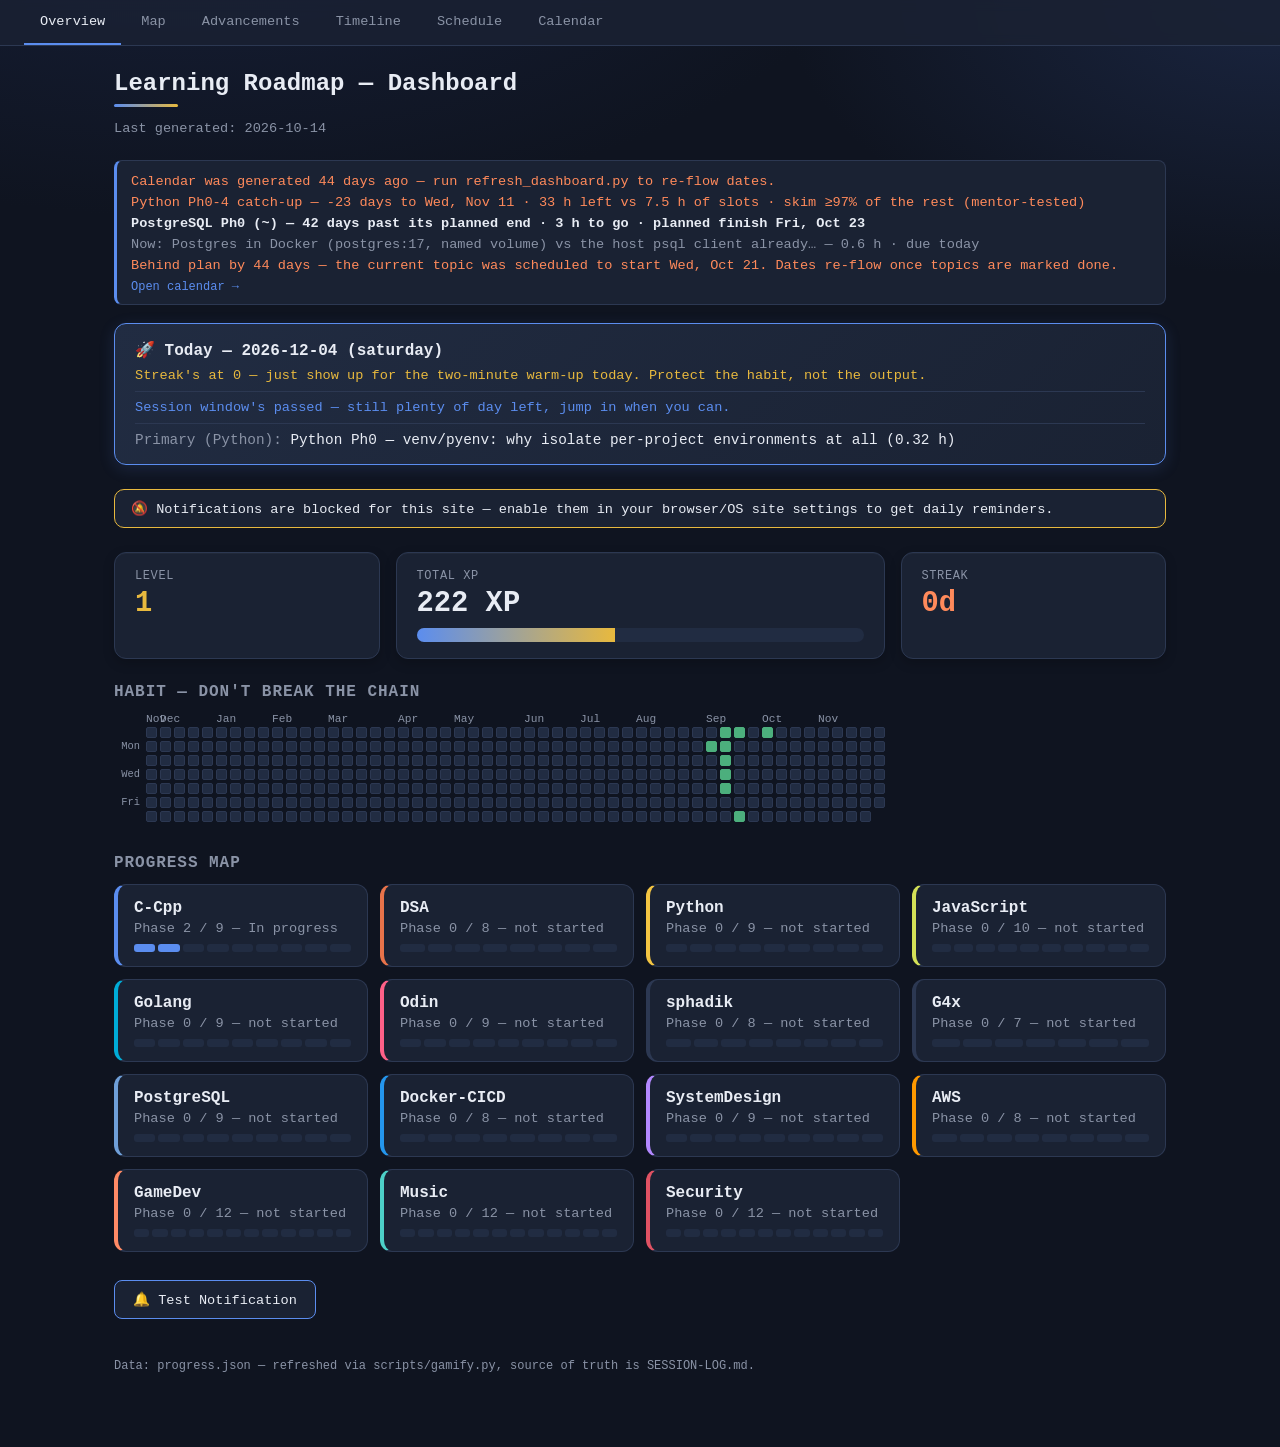
<file: index.html>
<!doctype html>
<html lang="en">
<head>
<meta charset="utf-8">
<meta name="viewport" content="width=device-width, initial-scale=1">
<title>Learning Roadmap — Dashboard</title>
<link rel="stylesheet" href="style.css">
<link rel="manifest" href="manifest.json">
<meta name="theme-color" content="#0f1420">
<link rel="apple-touch-icon" href="icons/icon-192.png">
<link rel="icon" href="data:image/svg+xml,<svg xmlns=%27http://www.w3.org/2000/svg%27 viewBox=%270 0 100 100%27><text y=%27.9em%27 font-size=%2790%27>%F0%9F%8E%AE</text></svg>">
</head>
<body>
  <main>
    <h1>Learning Roadmap — Dashboard</h1>
    <div class="sub" id="generated">loading…</div>

    <div class="cal-banner" id="cal-banner" hidden></div>
    <div class="today-card" id="today-card" hidden></div>
    <div class="notif-banner" id="notif-banner" hidden></div>

    <div class="top">
      <div class="card">
        <div class="label">Level</div>
        <div class="value level-value" id="level">—</div>
      </div>
      <div class="card" style="flex: 2;">
        <div class="label">Total XP</div>
        <div class="value" id="xp">—</div>
        <div class="xp-bar-wrap"><div class="xp-bar" id="xp-bar" style="width:0%"></div></div>
      </div>
      <div class="card">
        <div class="label">Streak</div>
        <div class="value streak-value" id="streak">—</div>
      </div>
    </div>

    <section>
      <h2>Habit — Don't Break the Chain</h2>
      <div class="heatmap-wrap">
        <div class="heatmap-row">
          <div class="heatmap-daycol-spacer"></div>
          <div class="heatmap-months" id="heatmap-months"></div>
        </div>
        <div class="heatmap-row">
          <div class="heatmap-daycol">
            <div class="heatmap-daylabel"></div>
            <div class="heatmap-daylabel">Mon</div>
            <div class="heatmap-daylabel"></div>
            <div class="heatmap-daylabel">Wed</div>
            <div class="heatmap-daylabel"></div>
            <div class="heatmap-daylabel">Fri</div>
            <div class="heatmap-daylabel"></div>
          </div>
          <div class="heatmap" id="heatmap"></div>
        </div>
      </div>
    </section>

    <section>
      <h2>Progress Map</h2>
      <div class="map-grid" id="map"></div>
    </section>

    <section class="notif-test">
      <button id="test-notif-btn">🔔 Test Notification</button>
      <div class="notif-status" id="notif-status"></div>
    </section>

    <footer id="footer"></footer>
  </main>

  <script src="nav.js"></script>
  <script src="phase-modal.js"></script>
  <script src="calendar.js"></script>
  <script>renderCalendarBanner(document.getElementById("cal-banner"));</script>
  <script>
    renderNav("index.html");

    function render(data) {
      document.getElementById("generated").textContent = "Last generated: " + data.generated;
      document.getElementById("level").textContent = data.level;
      document.getElementById("xp").textContent = data.total_xp + " XP";
      document.getElementById("streak").textContent = data.streak.current + "d";

      const xpIntoLevel = data.total_xp % 500;
      document.getElementById("xp-bar").style.width = (xpIntoLevel / 500 * 100) + "%";

      const map = document.getElementById("map");
      map.innerHTML = "";
      for (const [subject, info] of Object.entries(data.subjects)) {
        const card = document.createElement("div");
        card.className = "subject-card" + (info.finished ? " finished" : "");
        card.dataset.subject = subject; card.dataset.phase = Math.min(info.phase, info.max_phase);
        card.title = "Open current phase syllabus";
        card.style.setProperty("--subject-color", SUBJECT_COLOR[subject] || "var(--border)");
        const dots = Array.from({ length: info.max_phase }, (_, i) => {
          const filled = i < info.phase;
          const cls = info.finished ? "finished" : filled ? "filled" : "";
          return `<div class="phase-dot ${cls}" data-subject="${subject}" data-phase="${i}" title="Phase ${i}"></div>`;
        }).join("");
        card.innerHTML = `
          <div class="subject-name">${subject} ${info.finished ? '<span class="check">✓</span>' : ""}</div>
          <div class="subject-phase">Phase ${info.phase} / ${info.max_phase} — ${info.status}</div>
          <div class="phase-track">${dots}</div>
        `;
        map.appendChild(card);
      }

      renderHeatmap(data.streak.active_dates);

      document.getElementById("footer").textContent =
        "Data: progress.json — refreshed via scripts/gamify.py, source of truth is SESSION-LOG.md.";
    }

    let lastActiveDates = [];

    // toISOString() converts to UTC — a local midnight Date in any timezone ahead
    // of UTC (e.g. IST, +5:30) rolls back to the previous day once converted. Build
    // the ISO string from local y/m/d components instead, everywhere "today" or a
    // calendar-grid date needs to become a plain YYYY-MM-DD string.
    function isoLocal(d) {
      const y = d.getFullYear();
      const m = String(d.getMonth() + 1).padStart(2, "0");
      const day = String(d.getDate()).padStart(2, "0");
      return `${y}-${m}-${day}`;
    }

    const MONTH_SHORT = ["Jan", "Feb", "Mar", "Apr", "May", "Jun",
                         "Jul", "Aug", "Sep", "Oct", "Nov", "Dec"];
    // Must match .heatmap-daycol-spacer/.heatmap-daycol's width + margin-right in
    // style.css — the day-label column now shares the row the grid measures against.
    const DAYCOL_WIDTH = 32;

    function renderHeatmap(activeDates) {
      if (activeDates) lastActiveDates = activeDates;
      const active = new Set(lastActiveDates);
      const el = document.getElementById("heatmap");
      const wrap = el.closest(".heatmap-wrap");
      el.innerHTML = "";

      // Fill the available width: wider on desktop (more weeks of history), fewer
      // weeks on a narrow phone screen instead of a fixed count either way.
      const CELL = 11, GAP = 3;
      const weeksFit = Math.floor((wrap.clientWidth - DAYCOL_WIDTH + GAP) / (CELL + GAP));
      const WEEKS = Math.max(8, Math.min(53, weeksFit));

      const today = new Date();
      today.setHours(0, 0, 0, 0);
      // The old version picked a start, THEN re-aligned it back to the preceding
      // Sunday without extending the span to compensate — that realignment silently
      // shortened the visible end by however many days it shifted, so the grid
      // could end days before today (today's own column, and everything after it,
      // just never got generated at all). Anchor the END instead: the Saturday
      // closing today's own week, then step back a fixed number of full weeks —
      // that start is *always* a Sunday already, no extra realignment needed.
      const weekEnd = new Date(today);
      weekEnd.setDate(weekEnd.getDate() + (6 - today.getDay()));
      const start = new Date(weekEnd);
      start.setDate(start.getDate() - (WEEKS * 7 - 1));

      for (let week = 0; week < WEEKS; week++) {
        const col = document.createElement("div");
        col.className = "heatmap-col";
        for (let day = 0; day < 7; day++) {
          const d = new Date(start);
          d.setDate(d.getDate() + week * 7 + day);
          const iso = isoLocal(d);
          const cell = document.createElement("div");
          const future = d > today;
          cell.className = "heatmap-cell" + (active.has(iso) ? " active" : "") + (future ? " future" : "");
          cell.title = iso + (active.has(iso) ? " — active" : "");
          col.appendChild(cell);
        }
        el.appendChild(col);
      }

      // A month label above the first column where that month appears — same
      // week-start dates the grid itself just used, so they line up by construction.
      const monthsEl = document.getElementById("heatmap-months");
      monthsEl.innerHTML = "";
      let lastMonth = null;
      for (let week = 0; week < WEEKS; week++) {
        const weekStart = new Date(start);
        weekStart.setDate(weekStart.getDate() + week * 7);
        const month = weekStart.getMonth();
        if (month !== lastMonth) {
          lastMonth = month;
          const label = document.createElement("div");
          label.className = "heatmap-month-label";
          label.style.left = (week * (CELL + GAP)) + "px";
          label.textContent = MONTH_SHORT[month];
          monthsEl.appendChild(label);
        }
      }
    }

    const DAY_ICON = { weekday: "🎯", saturday: "🚀", sunday: "🧘" };

    // The deep-work block from the weekly schedule (10:45-13:30, every day type) —
    // used only to pick the urgency framing, not to gate anything.
    const SESSION_START = 10 * 60 + 45;
    const SESSION_END = 13 * 60 + 30;
    const DAY_ALMOST_OVER = 22 * 60;

    function timeOfDayMessage() {
      const now = new Date();
      const nowMin = now.getHours() * 60 + now.getMinutes();
      if (nowMin < SESSION_START) {
        return "Upcoming session at 10:45 — remember to log on.";
      }
      if (nowMin < SESSION_END) {
        return "Session time — hope you've started! Don't forget to push your progress.";
      }
      if (nowMin < DAY_ALMOST_OVER) {
        return "Session window's passed — still plenty of day left, jump in when you can.";
      }
      return "Day's almost done and nothing logged yet — even a 2-minute rep keeps the streak alive.";
    }

    function renderToday(t, activeToday) {
      const card = document.getElementById("today-card");
      if (!t) { card.hidden = true; return; }
      card.hidden = false;

      const lines = [];

      if (activeToday) {
        lines.push(`<div class="today-task">✅ Already logged today — nice. See you tomorrow.</div>`);
      } else {
        if (t.never_miss_twice) {
          lines.push(`<div class="today-nudge">Streak's at 0 — just show up for the
            two-minute warm-up today. Protect the habit, not the output.</div>`);
        }
        lines.push(`<div class="today-nudge today-time">${timeOfDayMessage()}</div>`);
        if (t.day_type === "sunday") {
          lines.push(`<div class="today-task">Retrieval/review day — light material, ${t.primary} or whatever's freshest.</div>`);
        } else {
          lines.push(`<div class="today-task"><span class="today-label">Primary (${t.primary}):</span> ${t.primary_task || "no pending task found"}</div>`);
          if (t.secondary) {
            lines.push(`<div class="today-task"><span class="today-label">Secondary (${t.secondary}):</span> ${t.secondary_task || "no pending task found"}</div>`);
          }
        }
      }

      card.innerHTML = `
        <div class="today-header">${DAY_ICON[t.day_type] || "📌"} Today — ${t.date} (${t.day_type})</div>
        ${lines.join("")}
      `;
    }

    const DAY_TYPE_JS = { 0: "weekday", 1: "weekday", 2: "weekday", 3: "weekday",
                           4: "weekday", 5: "saturday", 6: "sunday" };

    // today.json's own date/day_type is a snapshot only regenerated at session end
    // (can be days stale) — always trust the browser's live clock for "what day is
    // it", never the snapshot's, or a stale Sunday keeps reporting "already logged
    // today" forever once Monday actually arrives.
    function liveToday() {
      const d = new Date();
      d.setHours(0, 0, 0, 0);
      return { date: isoLocal(d), day_type: DAY_TYPE_JS[d.getDay()] };
    }

    let lastToday = null;

    function refreshTodayCard() {
      if (!lastToday) return;
      const live = liveToday();
      const activeToday = lastActiveDates.includes(live.date);
      renderToday({ ...lastToday, date: live.date, day_type: live.day_type }, activeToday);
    }

    function loadAll() {
      return Promise.all([
        loadProgress(),
        fetch("today.json").then((r) => (r.ok ? r.json() : null)).catch(() => null),
      ])
        .then(([progress, today]) => {
          render(progress);
          lastToday = today;
          refreshTodayCard();
        })
        .catch((err) => {
          document.getElementById("generated").textContent = "Failed to load progress.json: " + err;
        });
    }

    loadAll();

    // A tab/PWA left open never re-fetches on its own otherwise — level/XP/streak/
    // heatmap would silently go stale for as long as it stays open, same failure
    // shape as today.json's own staleness bug above. Re-fetch everything, not just
    // re-render the today card's time-of-day framing.
    setInterval(loadAll, 5 * 60 * 1000);

    // Requesting permission only works from a user gesture (a click) — browsers
    // silently ignore/reject a bare requestPermission() call on page load. So the
    // banner below still needs its own "Enable" button; what we CAN do unprompted
    // on load is check the current state and surface a visible banner instead of
    // only offering permission buried in the test button at the bottom.
    async function ensurePermission() {
      if (!("Notification" in window)) return "unsupported";
      let perm = Notification.permission;
      if (perm === "default") perm = await Notification.requestPermission();
      return perm;
    }

    function renderNotifBanner() {
      const banner = document.getElementById("notif-banner");
      if (!("Notification" in window)) { banner.hidden = true; return; }
      const perm = Notification.permission;
      if (perm === "granted") { banner.hidden = true; return; }
      banner.hidden = false;
      if (perm === "denied") {
        banner.innerHTML = `🔕 Notifications are blocked for this site — enable them in your
          browser/OS site settings to get daily reminders.`;
      } else {
        banner.innerHTML = `🔔 Enable notifications to get your daily reminder.
          <button id="notif-enable-btn">Enable</button>`;
        document.getElementById("notif-enable-btn").addEventListener("click", async () => {
          await ensurePermission();
          renderNotifBanner();
        });
      }
    }
    renderNotifBanner();

    // Fires a real local notification through the already-registered service
    // worker — confirms the phone/PWA notification pipeline works on this device
    // before wiring up the real ntfy.sh scheduled push.
    document.getElementById("test-notif-btn").addEventListener("click", async () => {
      const status = document.getElementById("notif-status");
      const perm = await ensurePermission();
      renderNotifBanner();
      if (perm === "unsupported") {
        status.textContent = "This browser doesn't support notifications.";
        return;
      }
      if (perm !== "granted") {
        status.textContent = "Permission denied — enable notifications for this site in your browser/OS settings.";
        return;
      }
      if (!("serviceWorker" in navigator)) {
        status.textContent = "No service worker support — can't show a notification here.";
        return;
      }
      try {
        const reg = await navigator.serviceWorker.ready;
        await reg.showNotification("Learning Roadmap", {
          body: lastToday
            ? `Test ping — today's primary is ${lastToday.primary}.`
            : "Test notification — this is what a real reminder will look like.",
          icon: "icons/icon-192.png",
          badge: "icons/icon-192.png",
        });
        status.textContent = "Sent — check your notification shade.";
      } catch (err) {
        status.textContent = "Failed to show notification: " + err;
      }
    });

    let resizeTimer;
    window.addEventListener("resize", () => {
      clearTimeout(resizeTimer);
      resizeTimer = setTimeout(() => renderHeatmap(), 150);
    });
  </script>
</body>
</html>
</file>
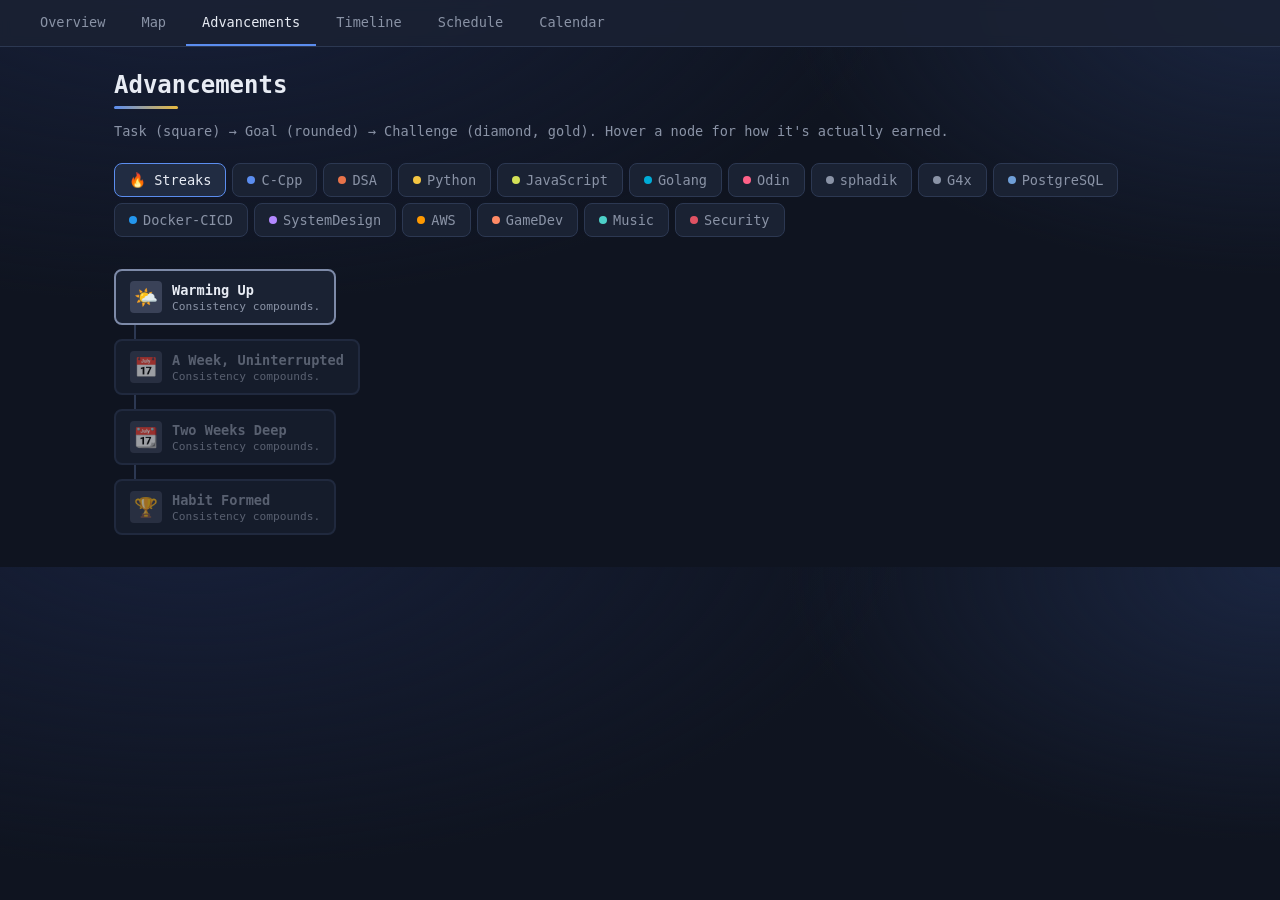
<file: advancements.html>
<!doctype html>
<html lang="en">
<head>
<meta charset="utf-8">
<meta name="viewport" content="width=device-width, initial-scale=1">
<title>Advancements — Learning Roadmap</title>
<link rel="stylesheet" href="style.css">
<link rel="manifest" href="manifest.json">
<meta name="theme-color" content="#0f1420">
<link rel="apple-touch-icon" href="icons/icon-192.png">
<link rel="icon" href="data:image/svg+xml,<svg xmlns=%27http://www.w3.org/2000/svg%27 viewBox=%270 0 100 100%27><text y=%27.9em%27 font-size=%2790%27>%F0%9F%8E%AE</text></svg>">
</head>
<body>
  <main>
    <h1>Advancements</h1>
    <div class="sub">Task (square) → Goal (rounded) → Challenge (diamond, gold).
      Hover a node for how it's actually earned.</div>

    <div class="tab-strip" id="tabs"></div>
    <div id="lane-view"></div>
  </main>

  <script src="nav.js"></script>
  <script>
    renderNav("advancements.html");

    function nodeEl(n) {
      const el = document.createElement("div");
      el.className = `adv-node tier-${n.tier} ${n.earned ? "earned" : "locked"}`;
      el.setAttribute("data-tooltip", n.tooltip);
      el.innerHTML = `
        <div class="icon">${n.icon}</div>
        <div>
          <div class="title">${n.label}</div>
          <div class="detail">${n.flavor}</div>
        </div>
      `;
      return el;
    }

    // A plain sequence (each node has exactly one child) flows straight down with
    // no added indent — indentation is reserved for actual forks (2+ children), so
    // a long linear phase chain (e.g. JavaScript's Ph0-9, no cross-folder jump of
    // its own) doesn't stair-step sideways for no reason.
    function renderChain(startNode, childrenMap) {
      const col = document.createElement("div");
      col.className = "chain-col";
      let cursor = startNode;
      while (cursor) {
        col.appendChild(nodeEl(cursor));
        const kids = childrenMap[cursor.id] || [];
        if (kids.length === 0) {
          cursor = null;
        } else if (kids.length === 1) {
          const link = document.createElement("div");
          link.className = "chain-link";
          col.appendChild(link);
          cursor = kids[0];
        } else {
          const fork = document.createElement("div");
          fork.className = "tree-children";
          for (const k of kids) {
            const row = document.createElement("div");
            row.className = "tree-child-row";
            row.appendChild(renderChain(k, childrenMap));
            fork.appendChild(row);
          }
          col.appendChild(fork);
          cursor = null;
        }
      }
      return col;
    }

    function buildChildrenMap(nodes) {
      const map = {};
      for (const n of nodes) {
        if (n.parent) {
          (map[n.parent] = map[n.parent] || []).push(n);
        }
      }
      return map;
    }

    loadProgress().then((data) => {
      const lanes = { Streaks: data.advancements.filter((n) => n.subject === null) };
      for (const subject of Object.keys(data.subjects)) {
        lanes[subject] = data.advancements.filter((n) => n.subject === subject);
      }

      const tabsEl = document.getElementById("tabs");
      const laneView = document.getElementById("lane-view");
      const laneNames = Object.keys(lanes);

      function showLane(name) {
        [...tabsEl.children].forEach((t) => t.classList.toggle("active", t.dataset.lane === name));
        laneView.innerHTML = "";
        const nodes = lanes[name];
        const childrenMap = buildChildrenMap(nodes);
        const root = nodes.find((n) => !n.parent);
        if (!root) {
          laneView.innerHTML = '<div class="empty">Nothing here yet.</div>';
          return;
        }
        const tree = document.createElement("div");
        tree.className = "tree-root";
        tree.appendChild(renderChain(root, childrenMap));
        laneView.appendChild(tree);
      }

      for (const name of laneNames) {
        const tab = document.createElement("button");
        tab.className = "tab";
        tab.dataset.lane = name;
        const color = SUBJECT_COLOR[name] ? `style="--dot:${SUBJECT_COLOR[name]}"` : "";
        tab.innerHTML = name === "Streaks"
          ? "🔥 Streaks"
          : `<span class="tab-dot" ${color}></span>${name}`;
        tab.addEventListener("click", () => showLane(name));
        tabsEl.appendChild(tab);
      }

      showLane(laneNames[0]);
    });
  </script>
</body>
</html>
</file>
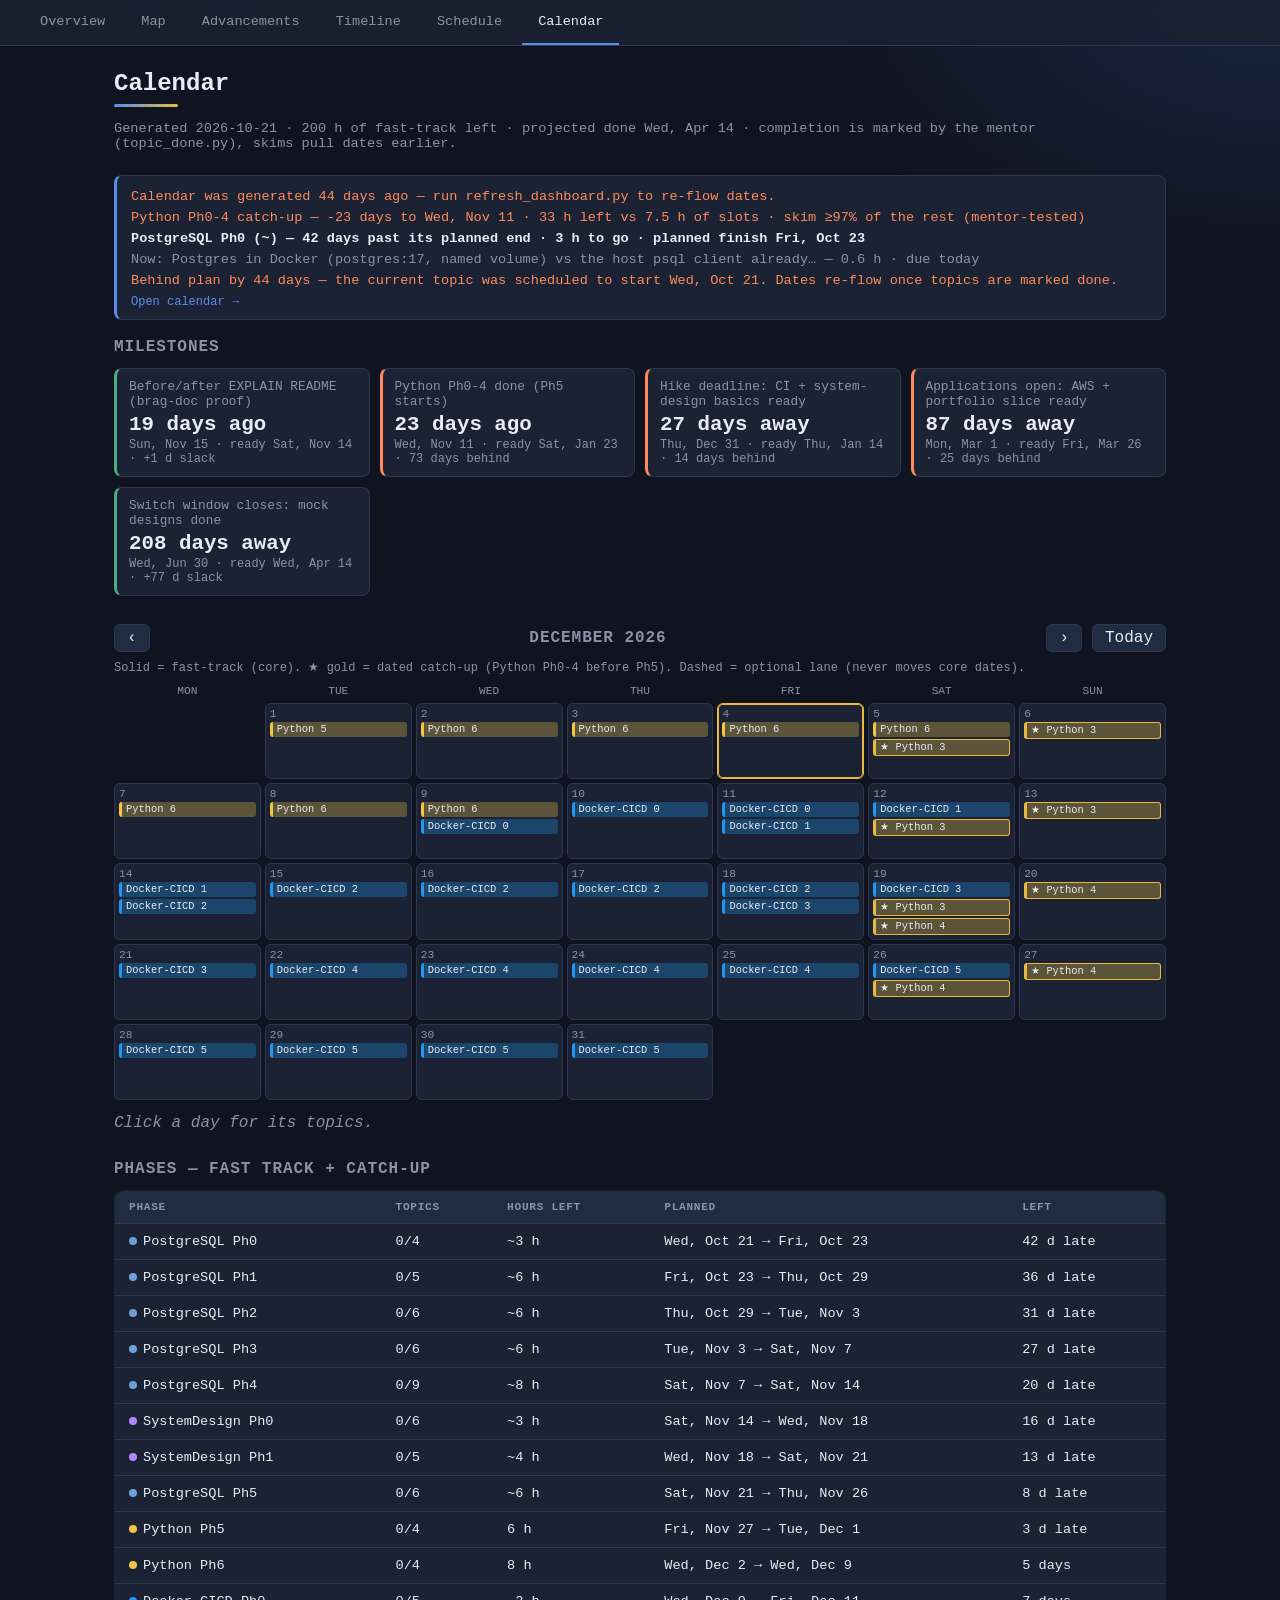
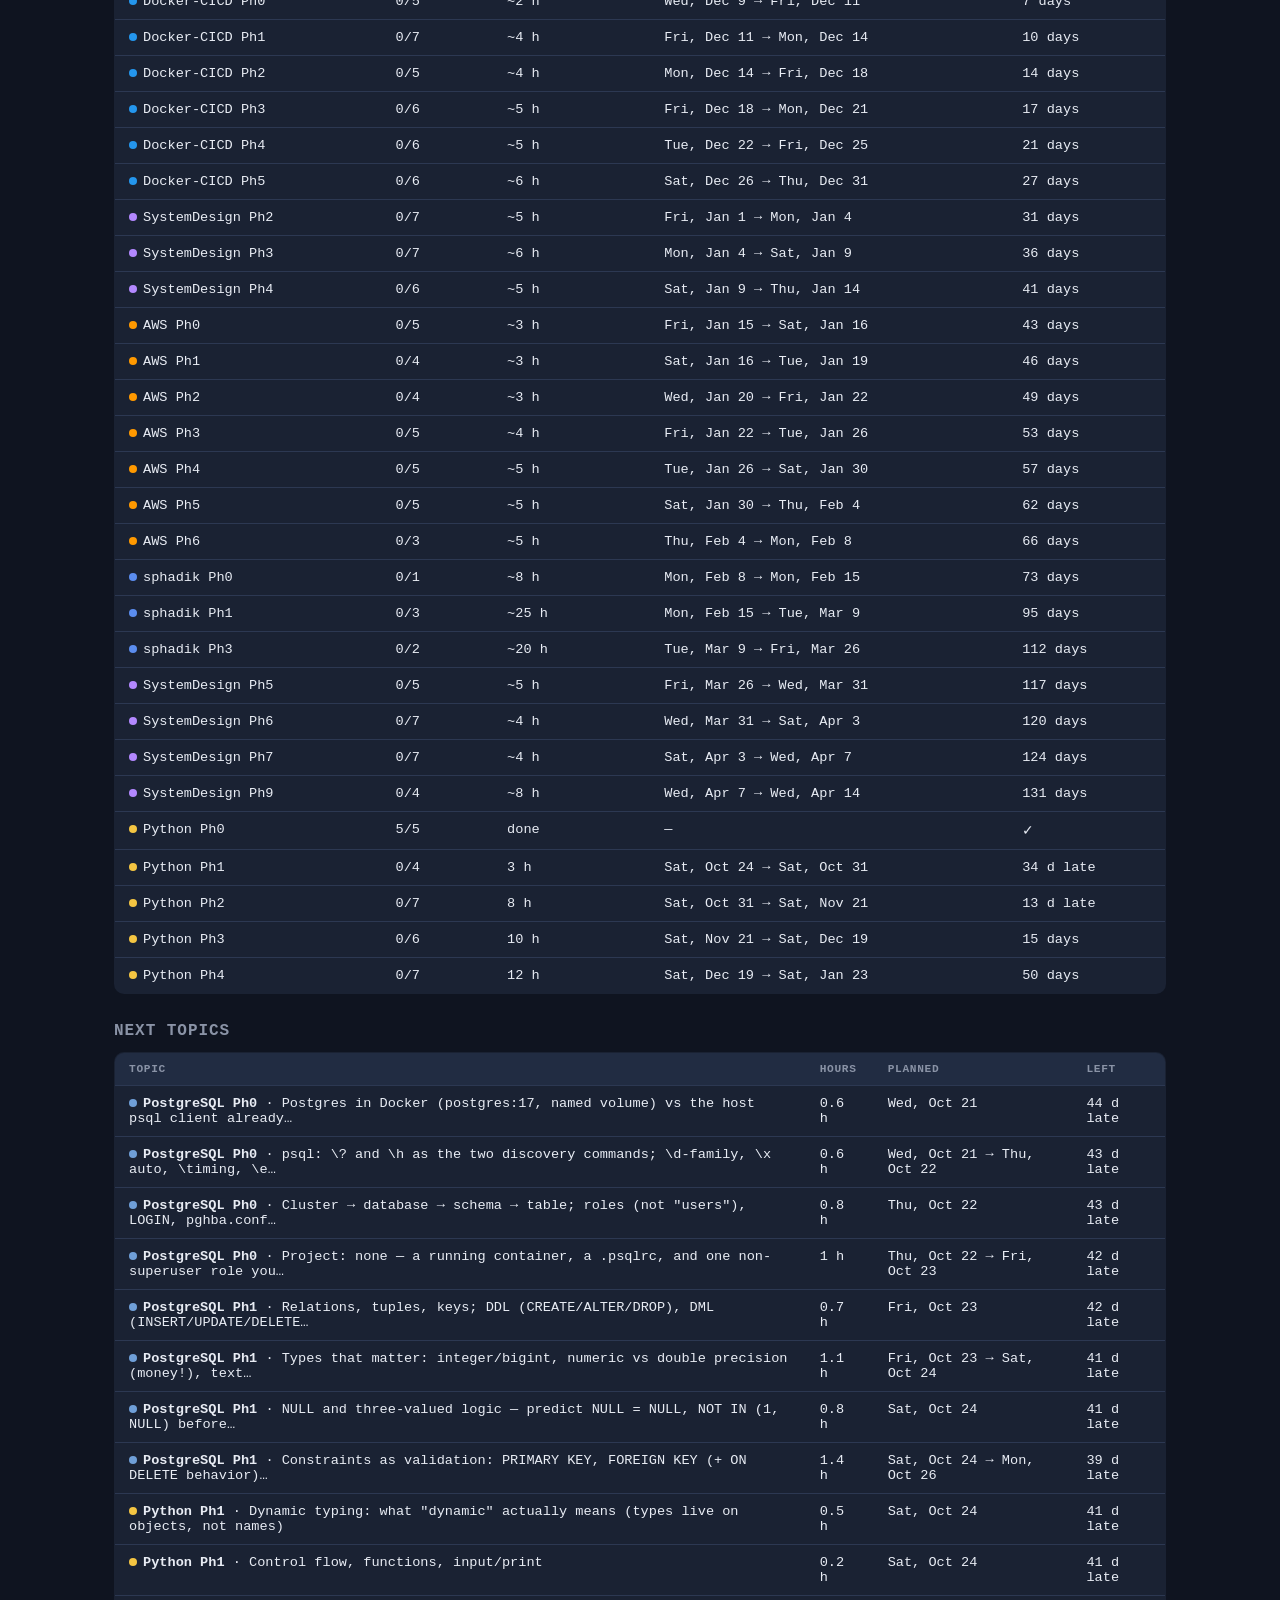
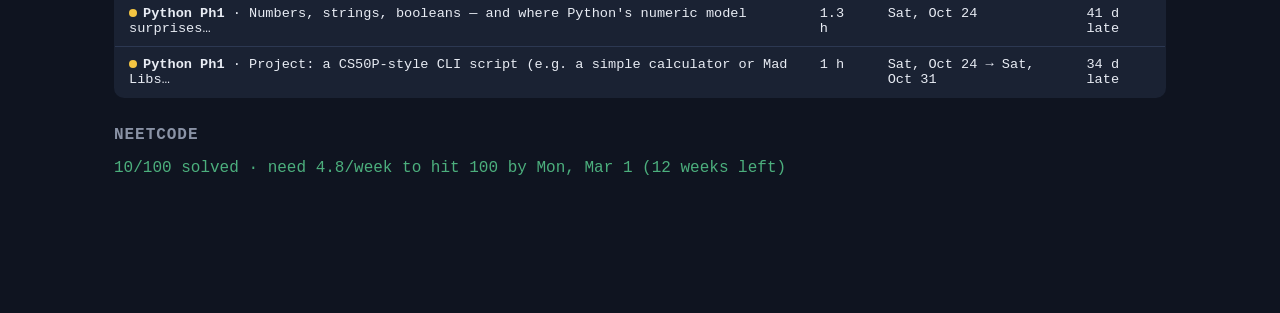
<file: calendar.html>
<!doctype html>
<html lang="en">
<head>
<meta charset="utf-8">
<meta name="viewport" content="width=device-width, initial-scale=1">
<title>Calendar — Learning Roadmap</title>
<link rel="stylesheet" href="style.css">
<link rel="manifest" href="manifest.json">
<meta name="theme-color" content="#0f1420">
<link rel="apple-touch-icon" href="icons/icon-192.png">
<link rel="icon" href="data:image/svg+xml,<svg xmlns=%27http://www.w3.org/2000/svg%27 viewBox=%270 0 100 100%27><text y=%27.9em%27 font-size=%2790%27>%F0%9F%93%85</text></svg>">
</head>
<body>
  <main>
    <h1>Calendar</h1>
    <div class="sub" id="cal-sub">loading…</div>

    <div class="cal-banner" id="cal-banner" hidden></div>

    <section>
      <h2>Milestones</h2>
      <div class="cal-ms-row" id="cal-ms"></div>
    </section>

    <section>
      <div class="cal-head">
        <button id="cal-prev" aria-label="Previous month">‹</button>
        <h2 id="cal-month" style="margin:0"></h2>
        <button id="cal-next" aria-label="Next month">›</button>
        <button id="cal-today">Today</button>
      </div>
      <div class="cal-legend">Solid = fast-track (core). ★ gold = dated catch-up (Python Ph0-4 before Ph5). Dashed = optional lane (never moves core dates).</div>
      <div class="cal-grid" id="cal-grid"></div>
      <div class="cal-agenda" id="cal-agenda"></div>
    </section>

    <section>
      <h2>Phases — fast track + catch-up</h2>
      <table class="sched-table" id="cal-phases">
        <thead><tr><th>Phase</th><th>Topics</th><th>Hours left</th><th>Planned</th><th>Left</th></tr></thead>
        <tbody></tbody>
      </table>
    </section>

    <section>
      <h2>Next topics</h2>
      <table class="sched-table" id="cal-topics">
        <thead><tr><th>Topic</th><th>Hours</th><th>Planned</th><th>Left</th></tr></thead>
        <tbody></tbody>
      </table>
    </section>

    <section>
      <h2>NeetCode</h2>
      <div class="cal-msg milestone" id="cal-neet"></div>
    </section>
  </main>

  <script src="nav.js"></script>
  <script src="calendar.js"></script>
  <script src="phase-modal.js"></script>
  <script>
    renderNav("calendar.html");
    const $ = (id) => document.getElementById(id);
    const esc = (s) => String(s).replace(/&/g, "&amp;").replace(/</g, "&lt;");
    const colorOf = (subject) => SUBJECT_COLOR[subject] || "var(--accent)";
    const WD = ["Mon", "Tue", "Wed", "Thu", "Fri", "Sat", "Sun"];

    loadCalendar().then((cal) => {
      const now = new Date();
      let view = new Date(now.getFullYear(), now.getMonth(), 1);
      let selected = null;
      const byDate = Object.fromEntries(cal.days.map((d) => [d.date, d]));

      $("cal-sub").textContent =
        `Generated ${cal.today} · ${hrs(cal.core_hours_left)} of fast-track left · projected done ${cal.core_done_date ? fmtDate(cal.core_done_date) : "—"} · ` +
        `completion is marked by the mentor (topic_done.py), skims pull dates earlier.`;
      renderCalendarBanner($("cal-banner"));

      $("cal-ms").innerHTML = cal.milestones.map((m) => {
        const left = daysBetween(now, parseISO(m.date));
        const ok = m.slack_days >= 0;
        return `<div class="cal-ms ${ok ? "ok" : "late"}"><div class="cal-ms-label">${esc(m.label)}</div>` +
          `<div class="cal-ms-days">${left >= 0 ? plural(left, "day") + " away" : plural(-left, "day") + " ago"}</div>` +
          `<div class="cal-ms-sub">${fmtDate(m.date)} · ready ${fmtDate(m.projected_ready)} · ${ok ? "+" + m.slack_days + " d slack" : plural(-m.slack_days, "day") + " behind"}</div></div>`;
      }).join("");

      const cuIds = new Set(cal.topics.filter((t) => t.lane === "catchup").map((t) => t.id));
      function chip(e, opt) {
        const cu = cuIds.has(e.topic_id);
        return `<span class="cal-chip${cu ? " cu" : opt ? " opt" : ""}" data-subject="${esc(e.subject)}" data-phase="${e.phase}" style="--chip:${colorOf(e.subject)}" title="${esc(e.title)} (${hrs(e.hours)})">${cu ? "★ " : ""}${esc(e.subject)} ${e.phase}</span>`;
      }

      function renderMonth() {
        $("cal-month").textContent = view.toLocaleDateString(undefined, { month: "long", year: "numeric" });
        const first = new Date(view.getFullYear(), view.getMonth(), 1);
        const lead = (first.getDay() + 6) % 7; // Monday-first
        const nDays = new Date(view.getFullYear(), view.getMonth() + 1, 0).getDate();
        let html = WD.map((d) => `<div class="cal-dow">${d}</div>`).join("");
        for (let i = 0; i < lead; i++) html += `<div class="cal-cell blank"></div>`;
        for (let n = 1; n <= nDays; n++) {
          const d = new Date(view.getFullYear(), view.getMonth(), n);
          const key = iso(d), row = byDate[key];
          const core = row ? row.core : [], opt = row ? row.optional : [];
          const seen = new Set();
          const chips = [...core.map((e) => [e, false]), ...opt.map((e) => [e, true])]
            .filter(([e, o]) => { const k = e.subject + e.phase + o; if (seen.has(k)) return false; seen.add(k); return true; });
          const cls = ["cal-cell"];
          if (key === iso(now)) cls.push("today");
          if (key === selected) cls.push("sel");
          html += `<div class="${cls.join(" ")}" data-date="${key}"><div class="cal-num">${n}</div>` +
            chips.slice(0, 3).map(([e, o]) => chip(e, o)).join("") +
            (chips.length > 3 ? `<span class="cal-more-chip">+${chips.length - 3}</span>` : "") + `</div>`;
        }
        $("cal-grid").innerHTML = html;
        document.querySelectorAll(".cal-cell[data-date]").forEach((c) =>
          c.addEventListener("click", () => { selected = c.dataset.date; renderMonth(); renderAgenda(); }));
      }

      function renderAgenda() {
        const el = $("cal-agenda");
        if (!selected) { el.innerHTML = `<div class="empty">Click a day for its topics.</div>`; return; }
        const row = byDate[selected];
        const items = (row ? row.core : []).map((e) => [e, false]).concat((row ? row.optional : []).map((e) => [e, true]));
        const left = daysBetween(now, parseISO(selected));
        el.innerHTML = `<h2>${fmtDate(selected)} — ${left === 0 ? "today" : left > 0 ? "in " + plural(left, "day") : plural(-left, "day") + " ago"}</h2>` +
          (items.length ? items.map(([e, o]) => {
            const t = cal.topics.find((x) => x.id === e.topic_id);
            const end = t && t.end ? daysBetween(now, parseISO(t.end)) : null;
            return `<div class="cal-item${cuIds.has(e.topic_id) ? " cu" : o ? " opt" : ""}" data-subject="${esc(e.subject)}" data-phase="${e.phase}" tabindex="0" title="Open phase syllabus" style="--chip:${colorOf(e.subject)}"><b>${esc(e.subject)} Ph${e.phase}</b> · ${esc(e.title)} <span class="muted">· ${hrs(e.hours)} today${end !== null ? ` · topic ends ${end <= 0 ? "today" : "in " + plural(end, "day")}` : ""}${o ? " · optional" : ""}</span></div>`;
          }).join("") : `<div class="empty">Nothing scheduled.</div>`);
      }

      $("cal-prev").onclick = () => { view = new Date(view.getFullYear(), view.getMonth() - 1, 1); renderMonth(); };
      $("cal-next").onclick = () => { view = new Date(view.getFullYear(), view.getMonth() + 1, 1); renderMonth(); };
      $("cal-today").onclick = () => { view = new Date(now.getFullYear(), now.getMonth(), 1); selected = iso(now); renderMonth(); renderAgenda(); };
      renderMonth(); renderAgenda();

      const leftStr = (end) => { if (!end) return "—"; const n = daysBetween(now, parseISO(end)); return n < 0 ? `${-n} d late` : n === 0 ? "today" : plural(n, "day"); };
      $("cal-phases").querySelector("tbody").innerHTML = cal.phases.filter((p) => p.lane !== "optional").map((p) =>
        `<tr data-subject="${esc(p.subject)}" data-phase="${p.phase}" tabindex="0" title="Open phase syllabus"><td><span class="cal-dot" style="background:${colorOf(p.subject)}"></span>${esc(p.subject)} Ph${p.phase}</td>` +
        `<td>${p.done_topics}/${p.topics}${p.skimmed_topics ? ` (${p.skimmed_topics} skimmed)` : ""}</td>` +
        `<td>${p.hours_left ? (p.estimate ? "~" : "") + hrs(p.hours_left) : "done"}</td>` +
        `<td>${p.start ? fmtDate(p.start) + " → " + fmtDate(p.end) : "—"}</td><td>${p.hours_left ? leftStr(p.end) : "✓"}</td></tr>`).join("");

      $("cal-topics").querySelector("tbody").innerHTML = cal.topics.filter((t) => t.lane !== "optional" && t.status === "pending" && t.start).sort((a, b) => a.start.localeCompare(b.start)).slice(0, 12).map((t) =>
        `<tr data-subject="${esc(t.subject)}" data-phase="${t.phase}" tabindex="0" title="Open phase syllabus"><td><span class="cal-dot" style="background:${colorOf(t.subject)}"></span><b>${esc(t.subject)} Ph${t.phase}</b> · ${esc(t.title)}</td>` +
        `<td>${hrs(t.hours)}</td><td>${fmtDate(t.start)}${t.end !== t.start ? " → " + fmtDate(t.end) : ""}</td><td>${leftStr(t.end)}</td></tr>`).join("");

      const n = cal.neetcode, wkLeft = Math.max(daysBetween(now, parseISO(n.by)) / 7, 0.1);
      $("cal-neet").textContent = `${n.solved}/${n.target} solved · need ${n.per_week_needed}/week to hit ${n.target} by ${fmtDate(n.by)} (${plural(Math.round(wkLeft), "week")} left)`;
    }).catch((e) => { $("cal-sub").textContent = "calendar.json not found — run scripts/refresh_dashboard.py (" + e + ")"; });
  </script>
</body>
</html>
</file>
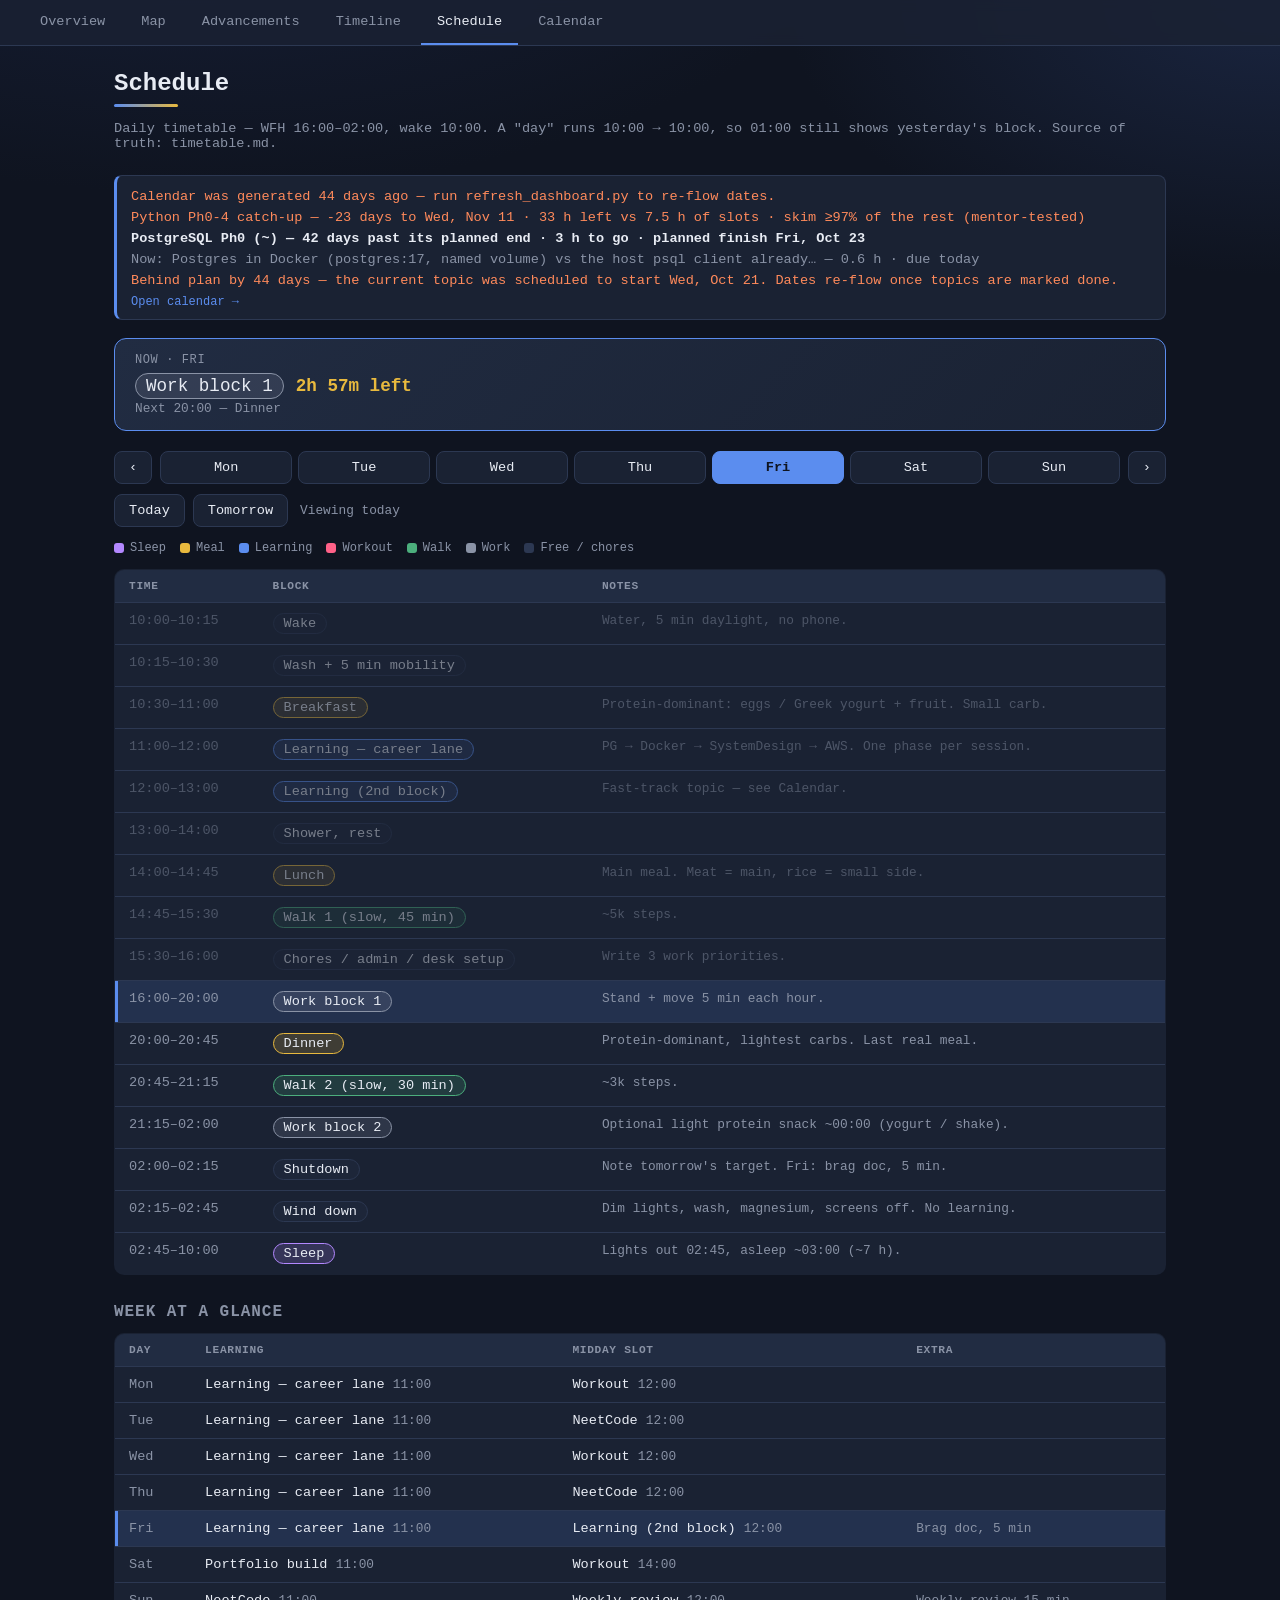
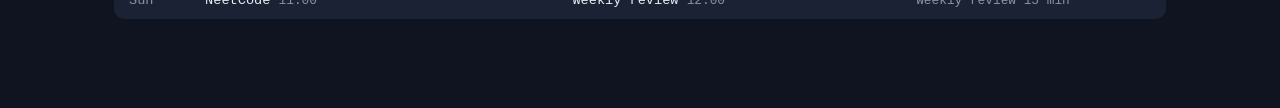
<file: schedule.html>
<!doctype html>
<html lang="en">
<head>
<meta charset="utf-8">
<meta name="viewport" content="width=device-width, initial-scale=1">
<title>Schedule — Learning Roadmap</title>
<link rel="stylesheet" href="style.css">
<link rel="manifest" href="manifest.json">
<meta name="theme-color" content="#0f1420">
<link rel="apple-touch-icon" href="icons/icon-192.png">
<link rel="icon" href="data:image/svg+xml,<svg xmlns=%27http://www.w3.org/2000/svg%27 viewBox=%270 0 100 100%27><text y=%27.9em%27 font-size=%2790%27>%F0%9F%8E%AE</text></svg>">
</head>
<body>
  <main>
    <h1>Schedule</h1>
    <div class="sub">Daily timetable — WFH 16:00–02:00, wake 10:00. A "day" runs 10:00 → 10:00,
      so 01:00 still shows yesterday's block. Source of truth: <code>timetable.md</code>.</div>

    <div class="cal-banner" id="cal-banner" hidden></div>
    <div class="sched-now" id="sched-now"></div>

    <div class="sched-controls">
      <button id="btn-prev" aria-label="Previous day">‹</button>
      <div class="day-tabs" id="day-tabs"></div>
      <button id="btn-next" aria-label="Next day">›</button>
    </div>
    <div class="sched-quick">
      <button id="btn-today">Today</button>
      <button id="btn-tomorrow">Tomorrow</button>
      <span class="sched-viewing" id="sched-viewing"></span>
    </div>

    <div class="sched-legend" id="sched-legend"></div>

    <table class="sched-table" id="sched-table">
      <thead><tr><th>Time</th><th>Block</th><th>Notes</th></tr></thead>
      <tbody></tbody>
    </table>

    <h2>Week at a glance</h2>
    <table class="sched-table" id="week-table">
      <thead><tr><th>Day</th><th>Learning</th><th>Midday slot</th><th>Extra</th></tr></thead>
      <tbody></tbody>
    </table>
  </main>

  <script src="nav.js"></script>
  <script src="calendar.js"></script>
  <script>renderCalendarBanner(document.getElementById("cal-banner"));</script>
  <script>
    renderNav("schedule.html");

    const DAYS = ["Mon", "Tue", "Wed", "Thu", "Fri", "Sat", "Sun"];
    const CATS = {
      sleep:   ["Sleep",    "var(--c-sysdesign)"],
      meal:    ["Meal",     "var(--gold)"],
      learn:   ["Learning", "var(--accent)"],
      workout: ["Workout",  "var(--c-odin)"],
      walk:    ["Walk",     "var(--green)"],
      work:    ["Work",     "var(--muted)"],
      free:    ["Free / chores", "var(--border)"],
    };

    // [start, end, category, block, note]. End ≤ start wraps past midnight.
    const r = (s, e, c, b, n = "") => [s, e, c, b, n];

    function dayRows(d) {
      const weekday = d < 5;
      if (weekday) {
        const slot =
          d === 0 || d === 2 ? [
            r("12:00", "13:15", "workout", "Workout", "Home, dumbbells — follow Fitify. ~75 min, mostly rest."),
            r("13:15", "14:00", "free", "Shower, rest"),
          ] : d === 1 || d === 3 ? [
            r("12:00", "12:45", "learn", "NeetCode", "~2 problems → the ~100 by Mar 2027 target."),
            r("12:45", "14:00", "free", "Shower, rest"),
          ] : [
            r("12:00", "13:00", "learn", "Learning (2nd block)", "Fast-track topic — see Calendar."),
            r("13:00", "14:00", "free", "Shower, rest"),
          ];
        return [
          r("10:00", "10:15", "free", "Wake", "Water, 5 min daylight, no phone."),
          r("10:15", "10:30", "free", "Wash + 5 min mobility"),
          r("10:30", "11:00", "meal", "Breakfast", "Protein-dominant: eggs / Greek yogurt + fruit. Small carb."),
          r("11:00", "12:00", "learn", "Learning — career lane", "PG → Docker → SystemDesign → AWS. One phase per session."),
          ...slot,
          r("14:00", "14:45", "meal", "Lunch", "Main meal. Meat = main, rice = small side."),
          r("14:45", "15:30", "walk", "Walk 1 (slow, 45 min)", "~5k steps."),
          r("15:30", "16:00", "free", "Chores / admin / desk setup", "Write 3 work priorities."),
          r("16:00", "20:00", "work", "Work block 1", "Stand + move 5 min each hour."),
          r("20:00", "20:45", "meal", "Dinner", "Protein-dominant, lightest carbs. Last real meal."),
          r("20:45", "21:15", "walk", "Walk 2 (slow, 30 min)", "~3k steps."),
          r("21:15", "02:00", "work", "Work block 2", "Optional light protein snack ~00:00 (yogurt / shake)."),
          r("02:00", "02:15", "free", "Shutdown", d === 4 ? "Note tomorrow's target. Fri: brag doc, 5 min." : "Note tomorrow's learning target."),
          r("02:15", "02:45", "free", "Wind down", "Dim lights, wash, magnesium, screens off. No learning."),
          r("02:45", "10:00", "sleep", "Sleep", "Lights out 02:45, asleep ~03:00 (~7 h)."),
        ];
      }
      const common = [
        r("10:00", "10:30", "free", "Wake + wash", "Water, daylight, no phone."),
        r("10:30", "11:00", "meal", "Breakfast"),
      ];
      if (d === 5) return [
        ...common,
        r("11:00", "13:00", "learn", "Portfolio build", "sphadik slice + fast-track topics; systems lane frozen until the switch."),
        r("13:00", "14:00", "meal", "Lunch"),
        r("14:00", "15:15", "workout", "Workout", "Home, dumbbells — follow Fitify."),
        r("15:15", "15:30", "free", "Shower, rest"),
        r("15:30", "16:15", "walk", "Walk (slow)"),
        r("16:15", "20:00", "free", "Free / social / errands"),
        r("20:00", "20:45", "meal", "Dinner"),
        r("20:45", "02:00", "free", "Free / wind down", "Keep bedtime within ~1 h of weekday."),
        r("02:00", "10:00", "sleep", "Sleep"),
      ];
      return [
        ...common,
        r("11:00", "12:00", "learn", "NeetCode", "1 h."),
        r("12:00", "12:15", "learn", "Weekly review", "SESSION-LOG row, learning-state sync, next week's phase."),
        r("12:15", "14:00", "free", "Meal prep + chores", "Chicken / mince / eggs for the week."),
        r("14:00", "14:45", "meal", "Lunch"),
        r("14:45", "15:30", "walk", "Walk (slow)"),
        r("15:30", "20:00", "free", "Free (family / rest)"),
        r("20:00", "20:45", "meal", "Dinner"),
        r("20:45", "02:00", "free", "Free / wind down", "Lights out by ~02:00."),
        r("02:00", "10:00", "sleep", "Sleep"),
      ];
    }

    // Day runs 10:00 → 10:00: anything before 10:00 counts as the next calendar day.
    const toMin = (t) => { const [h, m] = t.split(":").map(Number); const v = h * 60 + m; return v < 600 ? v + 1440 : v; };
    const fmt = (t) => t;

    function mondayIndex(date) { return (date.getDay() + 6) % 7; }
    function nowState() {
      const n = new Date();
      let m = n.getHours() * 60 + n.getMinutes();
      let day = mondayIndex(n);
      if (m < 600) { m += 1440; day = (day + 6) % 7; }  // still "yesterday's" day
      return { day, m };
    }

    let viewDay = nowState().day;

    function renderLegend() {
      document.getElementById("sched-legend").innerHTML = Object.values(CATS)
        .map(([label, color]) => `<span class="legend-item"><i style="background:${color}"></i>${label}</span>`).join("");
    }

    function renderTabs() {
      const { day: today } = nowState();
      document.getElementById("day-tabs").innerHTML = DAYS.map((d, i) =>
        `<button data-day="${i}" class="${i === viewDay ? "active" : ""}${i === today ? " is-today" : ""}">${d}</button>`).join("");
      document.querySelectorAll("#day-tabs button").forEach((b) =>
        b.addEventListener("click", () => { viewDay = Number(b.dataset.day); render(); }));
      const rel = (viewDay - today + 7) % 7;
      document.getElementById("sched-viewing").textContent =
        rel === 0 ? "Viewing today" : rel === 1 ? "Viewing tomorrow" : `Viewing ${DAYS[viewDay]}`;
    }

    function renderTable() {
      const { day: today, m } = nowState();
      const rows = dayRows(viewDay);
      const tbody = document.querySelector("#sched-table tbody");
      tbody.innerHTML = rows.map(([s, e, c, b, n]) => {
        const start = toMin(s);
        let end = toMin(e);
        if (end <= start) end += 1440;
        let cls = "";
        if (viewDay === today) cls = m >= end ? "past" : m >= start ? "now" : "";
        return `<tr class="${cls}" data-start="${start}"><td class="t">${fmt(s)}–${fmt(e)}</td>
          <td><span class="chip" style="--chip:${CATS[c][1]}">${b}</span></td><td class="n">${n}</td></tr>`;
      }).join("");
      const nowRow = tbody.querySelector("tr.now");
      if (nowRow && !renderTable.scrolled) { renderTable.scrolled = true; nowRow.scrollIntoView({ block: "center" }); }
    }

    function renderNow() {
      const { day, m } = nowState();
      const rows = dayRows(day);
      const idx = rows.findIndex(([s, e]) => { const a = toMin(s); let z = toMin(e); if (z <= a) z += 1440; return m >= a && m < z; });
      const el = document.getElementById("sched-now");
      if (idx < 0) { el.hidden = true; return; }
      el.hidden = false;
      const cur = rows[idx], nxt = rows[idx + 1];
      const left = (() => { let z = toMin(cur[1]); if (z <= toMin(cur[0])) z += 1440; return z - m; })();
      const h = Math.floor(left / 60), mm = left % 60;
      el.innerHTML = `<div class="now-label">Now · ${DAYS[day]}</div>
        <div class="now-main"><span class="chip" style="--chip:${CATS[cur[2]][1]}">${cur[3]}</span>
        <span class="now-left">${h ? h + "h " : ""}${mm}m left</span></div>
        ${nxt ? `<div class="now-next">Next ${nxt[0]} — ${nxt[3]}</div>` : ""}`;
    }

    function renderWeek() {
      const tbody = document.querySelector("#week-table tbody");
      tbody.innerHTML = DAYS.map((name, d) => {
        const rows = dayRows(d);
        const learn = rows.find((x) => x[2] === "learn");
        const slot = rows.find((x) => (x[2] === "workout" || x[2] === "learn") && x !== learn);
        const extra = d === 4 ? "Brag doc, 5 min" : d === 6 ? "Weekly review 15 min" : "";
        return `<tr class="${d === viewDay ? "now" : ""}" data-day="${d}"><td class="t">${name}</td>
          <td>${learn[3]} <span class="n">${learn[0]}</span></td>
          <td>${slot ? `${slot[3]} <span class="n">${slot[0]}</span>` : "—"}</td><td class="n">${extra}</td></tr>`;
      }).join("");
      tbody.querySelectorAll("tr").forEach((tr) =>
        tr.addEventListener("click", () => { viewDay = Number(tr.dataset.day); render(); window.scrollTo({ top: 0, behavior: "smooth" }); }));
    }

    function render() { renderTabs(); renderTable(); renderNow(); renderWeek(); }

    const shift = (n) => { viewDay = (viewDay + n + 7) % 7; render(); };
    document.getElementById("btn-prev").addEventListener("click", () => shift(-1));
    document.getElementById("btn-next").addEventListener("click", () => shift(1));
    document.getElementById("btn-today").addEventListener("click", () => { viewDay = nowState().day; render(); });
    document.getElementById("btn-tomorrow").addEventListener("click", () => { viewDay = (nowState().day + 1) % 7; render(); });

    renderLegend();
    render();
    setInterval(() => { renderTable(); renderNow(); }, 60 * 1000);  // keep "now" row live
  </script>
</body>
</html>
</file>
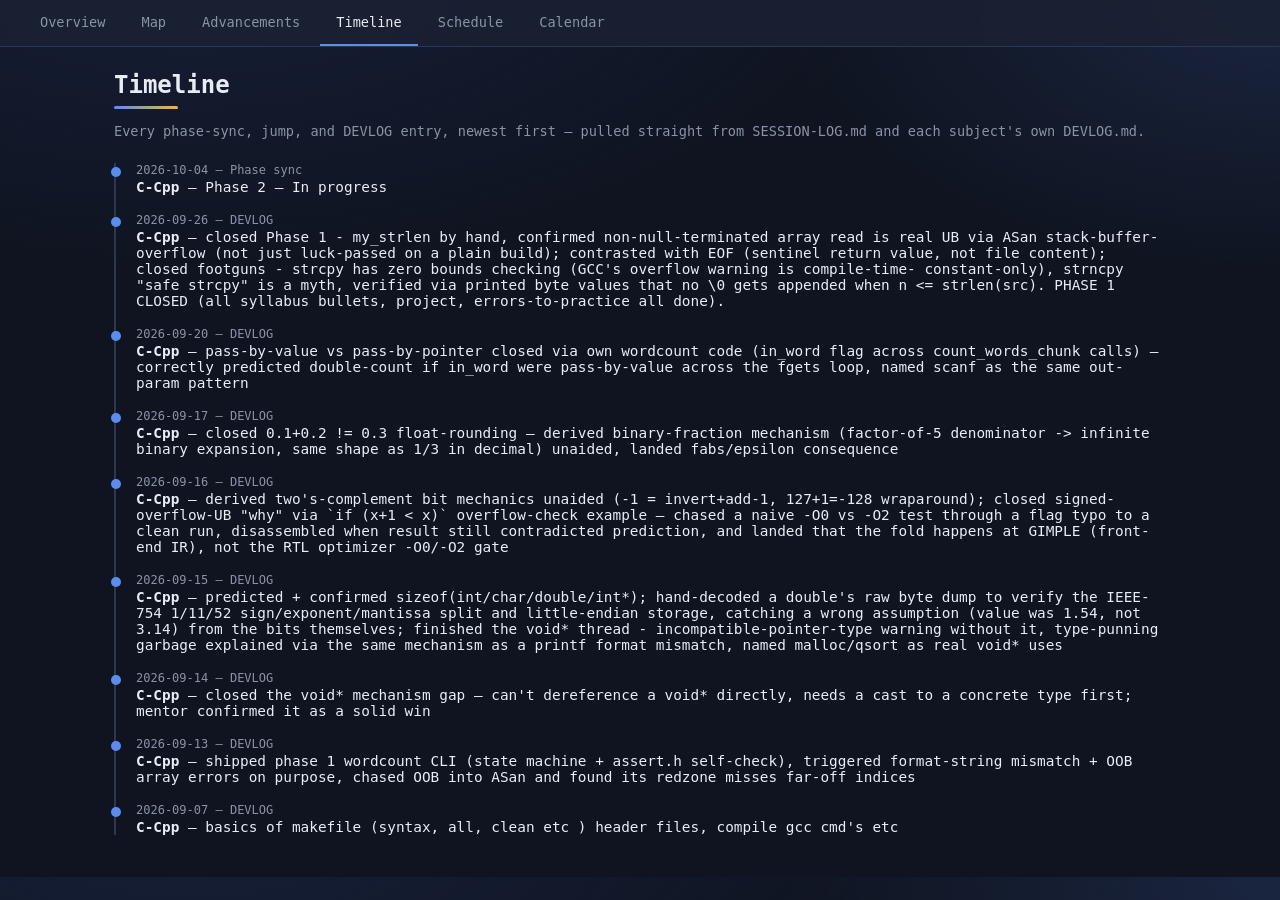
<file: timeline.html>
<!doctype html>
<html lang="en">
<head>
<meta charset="utf-8">
<meta name="viewport" content="width=device-width, initial-scale=1">
<title>Timeline — Learning Roadmap</title>
<link rel="stylesheet" href="style.css">
<link rel="manifest" href="manifest.json">
<meta name="theme-color" content="#0f1420">
<link rel="apple-touch-icon" href="icons/icon-192.png">
<link rel="icon" href="data:image/svg+xml,<svg xmlns=%27http://www.w3.org/2000/svg%27 viewBox=%270 0 100 100%27><text y=%27.9em%27 font-size=%2790%27>%F0%9F%8E%AE</text></svg>">
</head>
<body>
  <main>
    <h1>Timeline</h1>
    <div class="sub">Every phase-sync, jump, and DEVLOG entry, newest first — pulled
      straight from SESSION-LOG.md and each subject's own DEVLOG.md.</div>

    <div class="timeline" id="timeline"></div>
  </main>

  <script src="nav.js"></script>
  <script>
    renderNav("timeline.html");

    const EVENT_LABEL = { devlog: "DEVLOG", "phase-sync": "Phase sync", jump: "Jump Gate" };

    loadProgress().then((data) => {
      const el = document.getElementById("timeline");
      if (data.timeline.length === 0) {
        el.innerHTML = '<div class="empty">No timeline events yet.</div>';
        return;
      }
      for (const e of data.timeline) {
        const item = document.createElement("div");
        item.className = "timeline-item";
        item.style.setProperty("--dot-color", SUBJECT_COLOR[e.subject] || "var(--muted)");
        item.innerHTML = `
          <div class="timeline-date">${e.date} — ${EVENT_LABEL[e.event] || e.event}</div>
          <div class="timeline-detail">
            ${e.subject ? `<span class="timeline-subject">${e.subject}</span> — ` : ""}${e.detail}
          </div>
        `;
        el.appendChild(item);
      }
    });
  </script>
</body>
</html>
</file>
<file: style.css>
:root {
  --bg: #0f1420;
  --panel: #1a2233;
  --panel2: #212c42;
  --text: #e8ecf4;
  --muted: #8a93a6;
  --accent: #5b8def;
  --gold: #e8b93e;
  --green: #4caf7d;
  --border: #2c3852;

  --c-cpp: #5b8def;
  --c-dsa: #e8734a;
  --c-python: #f4c542;
  --c-javascript: #d4e157;
  --c-golang: #00acd7;
  --c-odin: #ff6188;
  --c-postgresql: #6f9fd8;
  --c-docker: #2496ed;
  --c-sysdesign: #b388ff;
  --c-gamedev: #ff8a65;
  --c-music: #4dd0c8;
  --c-security: #e05263;
  --c-aws: #ff9900;
}

*, *::before, *::after { box-sizing: border-box; }

body {
  margin: 0;
  background:
    radial-gradient(1200px 600px at 15% -10%, #17203a 0%, transparent 60%),
    radial-gradient(900px 500px at 100% 0%, #1a2540 0%, transparent 55%),
    var(--bg);
  color: var(--text);
  font-family: ui-monospace, "SF Mono", Consolas, monospace;
  -webkit-font-smoothing: antialiased;
}

main {
  max-width: 1100px;
  margin: 0 auto;
  padding: 24px;
}

h1 {
  font-size: 1.5rem;
  margin: 0 0 4px;
  position: relative;
  padding-bottom: 10px;
}
h1::after {
  content: "";
  position: absolute;
  left: 0; bottom: 0;
  width: 64px; height: 3px;
  border-radius: 2px;
  background: linear-gradient(90deg, var(--accent), var(--gold));
}
h2 { font-size: 1rem; color: var(--muted); text-transform: uppercase; letter-spacing: 0.06em; margin-bottom: 12px; }
.sub { color: var(--muted); margin: 14px 0 24px; font-size: 0.85rem; }
section { margin-bottom: 28px; }
.empty { color: var(--muted); font-style: italic; }

/* ---- nav ---- */
nav {
  background: rgba(26, 34, 51, 0.85);
  backdrop-filter: blur(6px);
  border-bottom: 1px solid var(--border);
  display: flex;
  gap: 4px;
  padding: 0 24px;
  overflow-x: auto;
  flex-wrap: nowrap;
  position: sticky;
  top: 0;
  z-index: 20;
}
nav a {
  color: var(--muted);
  text-decoration: none;
  padding: 14px 16px;
  font-size: 0.85rem;
  border-bottom: 2px solid transparent;
  white-space: nowrap;
  transition: color 0.15s ease, border-color 0.15s ease;
}
nav a:hover { color: var(--text); }
nav a.active { color: var(--text); border-bottom-color: var(--accent); }

/* ---- overview cards ---- */
.top { display: flex; gap: 16px; flex-wrap: wrap; margin-bottom: 24px; }
.card {
  background: var(--panel);
  border: 1px solid var(--border);
  border-radius: 12px;
  padding: 16px 20px;
  flex: 1;
  min-width: 180px;
  box-shadow: 0 1px 0 rgba(255, 255, 255, 0.03) inset, 0 4px 12px rgba(0, 0, 0, 0.2);
  transition: transform 0.15s ease, box-shadow 0.15s ease, border-color 0.15s ease;
}
.card:hover {
  transform: translateY(-2px);
  border-color: var(--accent);
  box-shadow: 0 8px 20px rgba(0, 0, 0, 0.35);
}
.card .label { color: var(--muted); font-size: 0.75rem; text-transform: uppercase; letter-spacing: 0.05em; }
.card .value { font-size: 1.8rem; font-weight: bold; margin-top: 4px; }
.level-value { color: var(--gold); }
.streak-value { color: #ff8a5b; }

.xp-bar-wrap { background: var(--panel2); border-radius: 8px; height: 14px; overflow: hidden; margin-top: 8px; }
.xp-bar { height: 100%; background: linear-gradient(90deg, var(--accent), var(--gold)); transition: width 0.4s ease; }

/* ---- today card ---- */
.today-card {
  background: linear-gradient(135deg, var(--panel2), var(--panel));
  border: 1px solid var(--accent);
  border-radius: 12px;
  padding: 16px 20px;
  margin-bottom: 24px;
  box-shadow: 0 4px 16px rgba(91, 141, 239, 0.15);
}
.today-header { font-weight: bold; margin-bottom: 8px; }
.today-task { font-size: 0.9rem; margin-top: 4px; }
.today-label { color: var(--muted); }
.today-nudge {
  font-size: 0.85rem;
  color: var(--gold);
  margin-bottom: 8px;
  padding-bottom: 8px;
  border-bottom: 1px solid var(--border);
}
.today-nudge.today-time { color: var(--accent); }

/* ---- habit heatmap ---- */
.heatmap-wrap { overflow-x: auto; padding-bottom: 4px; }
.heatmap-row { display: flex; align-items: flex-start; }
/* 32px = .heatmap-daycol's 26px width + 6px margin-right — keep these three in
   sync so the month row and the day-label column both line up with the grid.
   DAYCOL_WIDTH in index.html's <script> must match this same 32. */
.heatmap-daycol-spacer { width: 32px; flex-shrink: 0; }
.heatmap-daycol {
  display: flex; flex-direction: column; gap: 3px;
  width: 26px; flex-shrink: 0; margin-right: 6px;
}
.heatmap-daylabel {
  height: 11px; line-height: 11px;
  font-size: 0.65rem; color: var(--muted);
  text-align: right;
}
.heatmap-months { position: relative; height: 14px; width: max-content; }
.heatmap-month-label {
  position: absolute; top: 0;
  font-size: 0.7rem; color: var(--muted); white-space: nowrap;
}
.heatmap { display: flex; gap: 3px; width: max-content; }
.heatmap-col { display: flex; flex-direction: column; gap: 3px; }
.heatmap-cell {
  width: 11px; height: 11px;
  border-radius: 2px;
  background: var(--panel2);
  border: 1px solid var(--border);
}
.heatmap-cell.active { background: var(--green); border-color: var(--green); }
.heatmap-cell.future { visibility: hidden; }

.map-grid { display: grid; grid-template-columns: repeat(auto-fit, minmax(220px, 1fr)); gap: 12px; }
.subject-card {
  background: var(--panel);
  border: 1px solid var(--border);
  border-radius: 12px;
  padding: 14px 16px;
  border-left: 4px solid var(--subject-color, var(--border));
  transition: transform 0.15s ease, box-shadow 0.15s ease;
}
.subject-card:hover { transform: translateY(-2px); box-shadow: 0 8px 20px rgba(0, 0, 0, 0.3); }
.subject-card.finished { border-color: var(--green); }
.subject-name { font-weight: bold; display: flex; justify-content: space-between; align-items: center; }
.subject-name .check { color: var(--green); }
.subject-phase { color: var(--muted); font-size: 0.85rem; margin: 4px 0 8px; }
.phase-track { display: flex; gap: 3px; }
.phase-dot { flex: 1; height: 8px; border-radius: 3px; background: var(--panel2); }
.phase-dot.filled { background: var(--accent); }
.phase-dot.finished { background: var(--green); }

/* ---- advancements: tabs ---- */
.tab-strip { display: flex; gap: 6px; flex-wrap: wrap; margin-bottom: 24px; }
.tab {
  background: var(--panel);
  border: 1px solid var(--border);
  color: var(--muted);
  border-radius: 8px;
  padding: 8px 14px;
  font-family: inherit;
  font-size: 0.85rem;
  cursor: pointer;
  display: flex;
  align-items: center;
  gap: 6px;
}
.tab { transition: color 0.15s ease, border-color 0.15s ease, transform 0.15s ease; }
.tab:hover { color: var(--text); transform: translateY(-1px); }
.tab.active { color: var(--text); border-color: var(--accent); background: var(--panel2); }
.tab-dot { width: 8px; height: 8px; border-radius: 50%; background: var(--dot, var(--muted)); }

/* ---- advancements: elbow-branching tree ---- */
.tree-root { padding: 8px 0; overflow-x: auto; }
/* A plain sequence: nodes stack straight down, joined by a short vertical link —
   no indent. Indentation (.tree-children below) only happens at a real fork. */
.chain-col { display: flex; flex-direction: column; align-items: flex-start; }
.chain-link { width: 2px; height: 14px; background: var(--border); margin-left: 20px; }
.tree-children {
  margin-left: 26px;
  padding-left: 20px;
  padding-top: 12px;
  border-left: 2px solid var(--border);
  display: flex;
  flex-direction: column;
  gap: 12px;
}
.tree-child-row { position: relative; }
.tree-child-row::before {
  content: "";
  position: absolute;
  left: -20px;
  top: 20px;
  width: 20px;
  height: 2px;
  background: var(--border);
}

.adv-node {
  display: inline-flex;
  align-items: center;
  gap: 10px;
  background: var(--panel);
  border-radius: 8px;
  padding: 10px 14px;
  min-width: 220px;
  position: relative;
  transition: transform 0.15s ease, box-shadow 0.15s ease;
}
.adv-node:hover { transform: translateY(-2px); box-shadow: 0 6px 16px rgba(0, 0, 0, 0.3); }
.adv-node .icon {
  width: 32px; height: 32px; flex: none;
  display: flex; align-items: center; justify-content: center;
  font-size: 1.2rem;
}
.adv-node.tier-task .icon { background: #3a4258; border-radius: 4px; }
.adv-node.tier-goal .icon { background: #2c3f66; border-radius: 10px; }
.adv-node.tier-challenge .icon { background: #4a3a1c; border-radius: 4px; }
.adv-node.earned.tier-task { border: 2px solid #7d8aa8; }
.adv-node.earned.tier-goal { border: 2px solid var(--accent); }
.adv-node.earned.tier-challenge { border: 2px solid var(--gold); box-shadow: 0 0 12px rgba(232, 185, 62, 0.35); }
.adv-node.locked { border: 2px solid var(--border); opacity: 0.6; }
.adv-node.locked .title { color: var(--muted); }
.adv-node .title { font-size: 0.85rem; font-weight: bold; }
.adv-node .detail { font-size: 0.7rem; color: var(--muted); max-width: 220px; margin-top: 2px; }

/* CSS-only hover tooltip: the factual "how earned" / requirement text */
.adv-node[data-tooltip] { cursor: default; }
.adv-node[data-tooltip]::after {
  content: attr(data-tooltip);
  position: absolute;
  bottom: calc(100% + 10px);
  left: 0;
  background: #14192a;
  border: 1px solid var(--border);
  color: var(--text);
  font-size: 0.75rem;
  padding: 8px 12px;
  border-radius: 6px;
  width: max-content;
  max-width: 260px;
  white-space: normal;
  opacity: 0;
  pointer-events: none;
  transform: translateY(4px);
  transition: opacity 0.15s ease, transform 0.15s ease;
  z-index: 10;
  box-shadow: 0 6px 16px rgba(0, 0, 0, 0.4);
}
.adv-node[data-tooltip]::before {
  content: "";
  position: absolute;
  bottom: calc(100% + 4px);
  left: 16px;
  border: 6px solid transparent;
  border-top-color: #14192a;
  opacity: 0;
  pointer-events: none;
  transition: opacity 0.15s ease;
  z-index: 10;
}
.adv-node[data-tooltip]:hover::after,
.adv-node[data-tooltip]:hover::before {
  opacity: 1;
  transform: translateY(0);
}

/* ---- timeline ---- */
.timeline { border-left: 2px solid var(--border); padding-left: 20px; }
.timeline-item { margin-bottom: 18px; position: relative; }
.timeline-item::before {
  content: "";
  position: absolute; left: -25px; top: 4px;
  width: 10px; height: 10px; border-radius: 50%;
  background: var(--dot-color, var(--muted));
}
.timeline-date { color: var(--muted); font-size: 0.75rem; }
.timeline-detail { font-size: 0.9rem; margin-top: 2px; }
.timeline-subject { font-weight: bold; }

/* ---- mermaid map page ---- */
.mermaid-wrap { background: var(--panel); border: 1px solid var(--border); border-radius: 10px; padding: 20px; overflow-x: auto; }

/* ---- notification banner (proactive, on load) ---- */
.notif-banner {
  background: var(--panel);
  border: 1px solid var(--gold);
  border-radius: 10px;
  padding: 10px 16px;
  margin-bottom: 24px;
  font-size: 0.85rem;
  display: flex;
  align-items: center;
  gap: 12px;
  flex-wrap: wrap;
}
.notif-banner button {
  background: var(--gold);
  color: #14192a;
  border: none;
  border-radius: 6px;
  padding: 6px 14px;
  font-family: inherit;
  font-size: 0.8rem;
  font-weight: bold;
  cursor: pointer;
}

/* ---- notification test ---- */
.notif-test { display: flex; flex-direction: column; align-items: flex-start; gap: 8px; }
#test-notif-btn {
  background: var(--panel);
  border: 1px solid var(--accent);
  color: var(--text);
  border-radius: 8px;
  padding: 10px 18px;
  font-family: inherit;
  font-size: 0.85rem;
  cursor: pointer;
  transition: transform 0.15s ease, background 0.15s ease;
}
#test-notif-btn:hover { background: var(--panel2); transform: translateY(-1px); }
.notif-status { color: var(--muted); font-size: 0.8rem; }

footer { color: var(--muted); font-size: 0.75rem; margin: 32px 0; }

/* ---- responsive ---- */
@media (max-width: 640px) {
  main { padding: 16px; }
  nav { padding: 0 12px; }
  nav a { padding: 12px 10px; font-size: 0.8rem; }

  h1 { font-size: 1.25rem; }
  .sub { font-size: 0.8rem; }

  .card { min-width: 140px; padding: 14px 16px; }
  .card .value { font-size: 1.5rem; }

  .mermaid-wrap { padding: 10px; }

  .adv-node { min-width: 0; padding: 8px 10px; }
  .adv-node .detail { max-width: 160px; }
  .tree-children {
    margin-left: 14px;
    padding-left: 10px;
    padding-top: 10px;
    gap: 8px;
  }
  .tree-child-row::before { left: -10px; width: 10px; }

  .timeline { padding-left: 16px; }
  .timeline-item::before { left: -21px; }
}

/* ---- schedule page ---- */
.sched-now { background: linear-gradient(135deg, var(--panel2), var(--panel)); border: 1px solid var(--accent); border-radius: 12px; padding: 14px 20px; margin-bottom: 20px; }
.sched-now .now-label { color: var(--muted); font-size: 0.75rem; text-transform: uppercase; letter-spacing: 0.05em; }
.sched-now .now-main { display: flex; align-items: center; gap: 12px; margin: 6px 0 2px; flex-wrap: wrap; font-size: 1.1rem; }
.sched-now .now-left { color: var(--gold); font-weight: bold; }
.sched-now .now-next { color: var(--muted); font-size: 0.8rem; }

.sched-controls { display: flex; align-items: stretch; gap: 8px; margin-bottom: 10px; }
.sched-controls > button, .sched-quick button, .day-tabs button {
  background: var(--panel); color: var(--text); border: 1px solid var(--border); border-radius: 8px;
  font-family: inherit; font-size: 0.85rem; cursor: pointer; padding: 8px 14px;
}
.sched-controls > button:hover, .sched-quick button:hover, .day-tabs button:hover { border-color: var(--accent); }
.day-tabs { display: flex; gap: 6px; flex: 1; overflow-x: auto; }
.day-tabs button { flex: 1; min-width: 48px; }
.day-tabs button.active { background: var(--accent); border-color: var(--accent); color: #0f1420; font-weight: bold; }
.day-tabs button.is-today:not(.active) { border-color: var(--gold); color: var(--gold); }
.sched-quick { display: flex; align-items: center; gap: 8px; margin-bottom: 14px; flex-wrap: wrap; }
.sched-viewing { color: var(--muted); font-size: 0.8rem; margin-left: 4px; }

.sched-legend { display: flex; flex-wrap: wrap; gap: 6px 14px; margin-bottom: 14px; font-size: 0.75rem; color: var(--muted); }
.legend-item i { display: inline-block; width: 10px; height: 10px; border-radius: 3px; margin-right: 6px; vertical-align: middle; }

.sched-table { width: 100%; border-collapse: collapse; background: var(--panel); border: 1px solid var(--border); border-radius: 10px; overflow: hidden; margin-bottom: 28px; font-size: 0.85rem; }
.sched-table th { text-align: left; color: var(--muted); font-size: 0.7rem; text-transform: uppercase; letter-spacing: 0.06em; padding: 10px 14px; background: var(--panel2); }
.sched-table td { padding: 10px 14px; border-top: 1px solid var(--border); vertical-align: top; }
.sched-table td.t { white-space: nowrap; color: var(--muted); }
.sched-table td.n, .sched-table .n { color: var(--muted); font-size: 0.8rem; }
.sched-table tr.past { opacity: 0.45; }
.sched-table tr.now { background: rgba(91, 141, 239, 0.14); box-shadow: inset 3px 0 0 var(--accent); }
#week-table tr { cursor: pointer; }
.chip { display: inline-block; padding: 2px 10px; border-radius: 999px; border: 1px solid var(--chip); background: color-mix(in srgb, var(--chip) 18%, transparent); }
@media (max-width: 600px) { .sched-table td.n, .sched-table th:nth-child(3) { display: none; } #week-table td.n, #week-table th:nth-child(4) { display: table-cell; } }

/* ---- Calendar page + countdown banner (calendar.html / calendar.js) ---- */
.cal-banner { background: var(--panel); border: 1px solid var(--border); border-left: 3px solid var(--accent); border-radius: 8px; padding: 10px 14px; margin-bottom: 18px; font-size: 0.85rem; }
.cal-msg { padding: 3px 0; }
.cal-msg.phase { color: var(--text); font-weight: bold; }
.cal-msg.topic { color: var(--muted); }
.cal-msg.milestone { color: var(--green); }
.cal-msg.warn { color: #ff8a5b; }
.cal-more { display: inline-block; margin-top: 4px; font-size: 0.75rem; color: var(--accent); text-decoration: none; }
.cal-ms-row { display: grid; grid-template-columns: repeat(auto-fit, minmax(210px, 1fr)); gap: 10px; }
.cal-ms { background: var(--panel); border: 1px solid var(--border); border-radius: 8px; padding: 10px 12px; }
.cal-ms.ok { border-left: 3px solid var(--green); }
.cal-ms.late { border-left: 3px solid #ff8a5b; }
.cal-ms-label { font-size: 0.8rem; color: var(--muted); }
.cal-ms-days { font-size: 1.3rem; font-weight: bold; margin: 4px 0 2px; }
.cal-ms-sub { font-size: 0.75rem; color: var(--muted); }
.cal-head { display: flex; align-items: center; gap: 10px; margin-bottom: 8px; }
.cal-head h2 { flex: 1; text-align: center; }
.cal-head button { background: var(--panel2); color: var(--text); border: 1px solid var(--border); border-radius: 6px; padding: 4px 12px; cursor: pointer; font: inherit; }
.cal-head button:hover { border-color: var(--accent); }
.cal-legend { color: var(--muted); font-size: 0.75rem; margin-bottom: 8px; }
.cal-grid { display: grid; grid-template-columns: repeat(7, minmax(0, 1fr)); gap: 4px; }
.cal-dow { text-align: center; font-size: 0.7rem; color: var(--muted); padding: 2px 0; text-transform: uppercase; }
.cal-cell { background: var(--panel); border: 1px solid var(--border); border-radius: 6px; min-height: 76px; padding: 4px; cursor: pointer; overflow: hidden; }
.cal-cell.blank { background: transparent; border-color: transparent; cursor: default; }
.cal-cell:hover:not(.blank) { border-color: var(--accent); }
.cal-cell.today { border-color: var(--gold); box-shadow: inset 0 0 0 1px var(--gold); }
.cal-cell.sel { background: var(--panel2); border-color: var(--accent); }
.cal-num { font-size: 0.7rem; color: var(--muted); margin-bottom: 2px; }
.cal-chip { display: block; font-size: 0.65rem; line-height: 1.25; padding: 1px 4px; margin-top: 2px; border-radius: 3px; background: color-mix(in srgb, var(--chip) 30%, transparent); border-left: 3px solid var(--chip); white-space: nowrap; overflow: hidden; text-overflow: ellipsis; }
.cal-chip.opt { background: transparent; border: 1px dashed var(--chip); border-left: 3px dashed var(--chip); opacity: 0.75; }
.cal-more-chip { font-size: 0.65rem; color: var(--muted); }
.cal-agenda { margin-top: 14px; }
.cal-item { background: var(--panel); border: 1px solid var(--border); border-left: 3px solid var(--chip); border-radius: 6px; padding: 8px 10px; margin-top: 6px; font-size: 0.85rem; }
.cal-item.opt { border-left-style: dashed; opacity: 0.8; }
.cal-item .muted { color: var(--muted); }
.cal-dot { display: inline-block; width: 8px; height: 8px; border-radius: 50%; margin-right: 6px; }
@media (max-width: 600px) { .cal-cell { min-height: 58px; } .cal-chip { font-size: 0.6rem; } }
.cal-chip.cu { background: color-mix(in srgb, var(--chip) 30%, transparent); border: 1px solid var(--gold); border-left: 3px solid var(--gold); opacity: 1; }
.cal-item.cu { border-left-color: var(--gold); }

/* phase syllabus modal (phase-modal.js) */
[data-subject][data-phase] { cursor: pointer; }
tr[data-subject][data-phase]:hover { background: var(--panel2); }
.cal-item[data-phase]:hover { border-color: var(--accent); }
.pm-overlay { position: fixed; inset: 0; background: rgba(0, 0, 0, 0.6); z-index: 100; display: flex; align-items: center; justify-content: center; padding: 16px; }
.pm-overlay[hidden] { display: none; }
.pm { background: var(--panel); border: 1px solid var(--border); border-top: 3px solid var(--pm-color, var(--accent)); border-radius: 10px; width: min(760px, 100%); max-height: 88vh; display: flex; flex-direction: column; }
.pm-head { display: flex; align-items: flex-start; gap: 12px; padding: 14px 18px 8px; }
.pm-head h2 { flex: 1; margin: 0; font-size: 1.05rem; }
.pm-x { background: none; border: 0; color: var(--muted); font-size: 1.6rem; line-height: 1; cursor: pointer; }
.pm-x:hover { color: var(--text); }
.pm-body { overflow-y: auto; padding: 4px 18px 14px; font-size: 0.88rem; line-height: 1.5; }
.pm-body ul { margin: 4px 0; padding-left: 20px; }
.pm-body li { margin: 3px 0; }
.pm-body code { background: var(--panel2); border-radius: 4px; padding: 1px 5px; font-size: 0.82em; }
.pm-body p { margin: 8px 0; }
.pm-body h3 { margin: 18px 0 4px; padding-top: 10px; border-top: 1px solid var(--border); font-size: 0.95rem; color: var(--pm-color, var(--accent)); }
.pm-body h3:first-child { margin-top: 6px; padding-top: 0; border-top: 0; }
.mermaid-wrap g.node[data-subject] { cursor: pointer; }
.mermaid-wrap g.node[data-subject]:hover rect, .mermaid-wrap g.node[data-subject]:focus rect { stroke: var(--accent); stroke-width: 2px; outline: none; }
.pm-body h4 { margin: 12px 0 4px; color: var(--muted); }
.pm-body blockquote { margin: 8px 0; padding-left: 10px; border-left: 3px solid var(--border); color: var(--muted); }
.pm-foot { display: flex; align-items: center; justify-content: space-between; gap: 10px; padding: 10px 18px; border-top: 1px solid var(--border); }
.pm-foot button { background: var(--panel2); color: var(--text); border: 1px solid var(--border); border-radius: 6px; padding: 4px 12px; cursor: pointer; font: inherit; }
.pm-foot button:hover:not(:disabled) { border-color: var(--accent); }
.pm-foot button:disabled { opacity: 0.35; cursor: default; }
.pm-pos { color: var(--muted); font-size: 0.75rem; }
</file>
